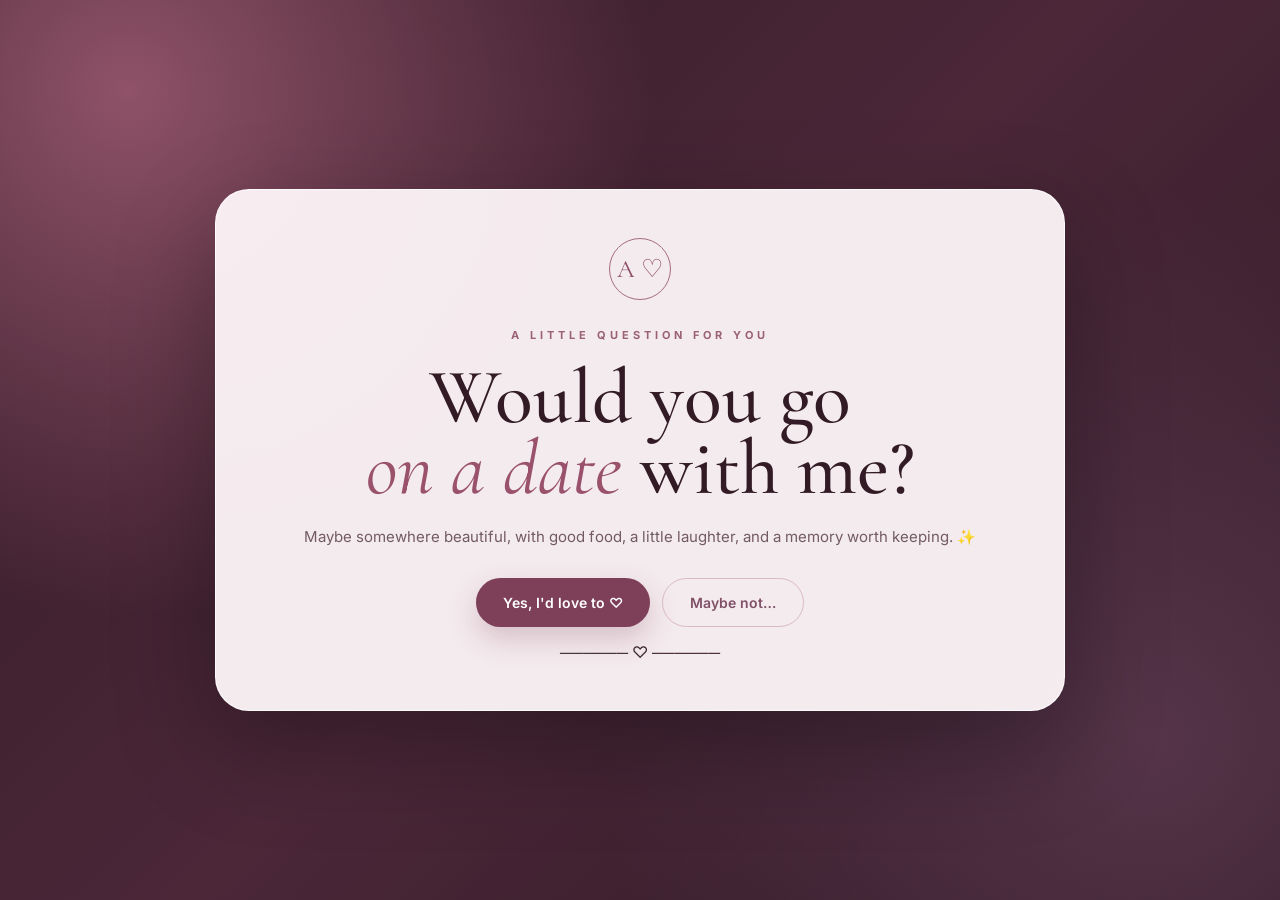
<file: index.html>
<!DOCTYPE html>
<html lang="en">
<head>
<meta charset="UTF-8">
<meta name="viewport" content="width=device-width, initial-scale=1.0">
<title>One Question ❤️</title>
<link rel="stylesheet" href="style.css">
</head>

<body>

<div class="ambient"></div>

<main class="screen">
<section class="glass hero">

<div class="monogram">A ♡</div>

<div class="label">A LITTLE QUESTION FOR YOU</div>

<h1>
Would you go<br>
<i>on a date</i> with me?
</h1>

<p class="lead">
Maybe somewhere beautiful, with good food,
a little laughter, and a memory worth keeping. ✨
</p>

<div class="actions">

<button class="primary"
onclick="location.href='date.html'">
Yes, I'd love to ♡
</button>

<button class="secondary" id="noBtn">
Maybe not…
</button>

</div>

<p id="hint"></p>

<div class="ornament">
────── ♡ ──────
</div>

</section>
</main>

<script src="app.js"></script>

</body>
</html>
</file>
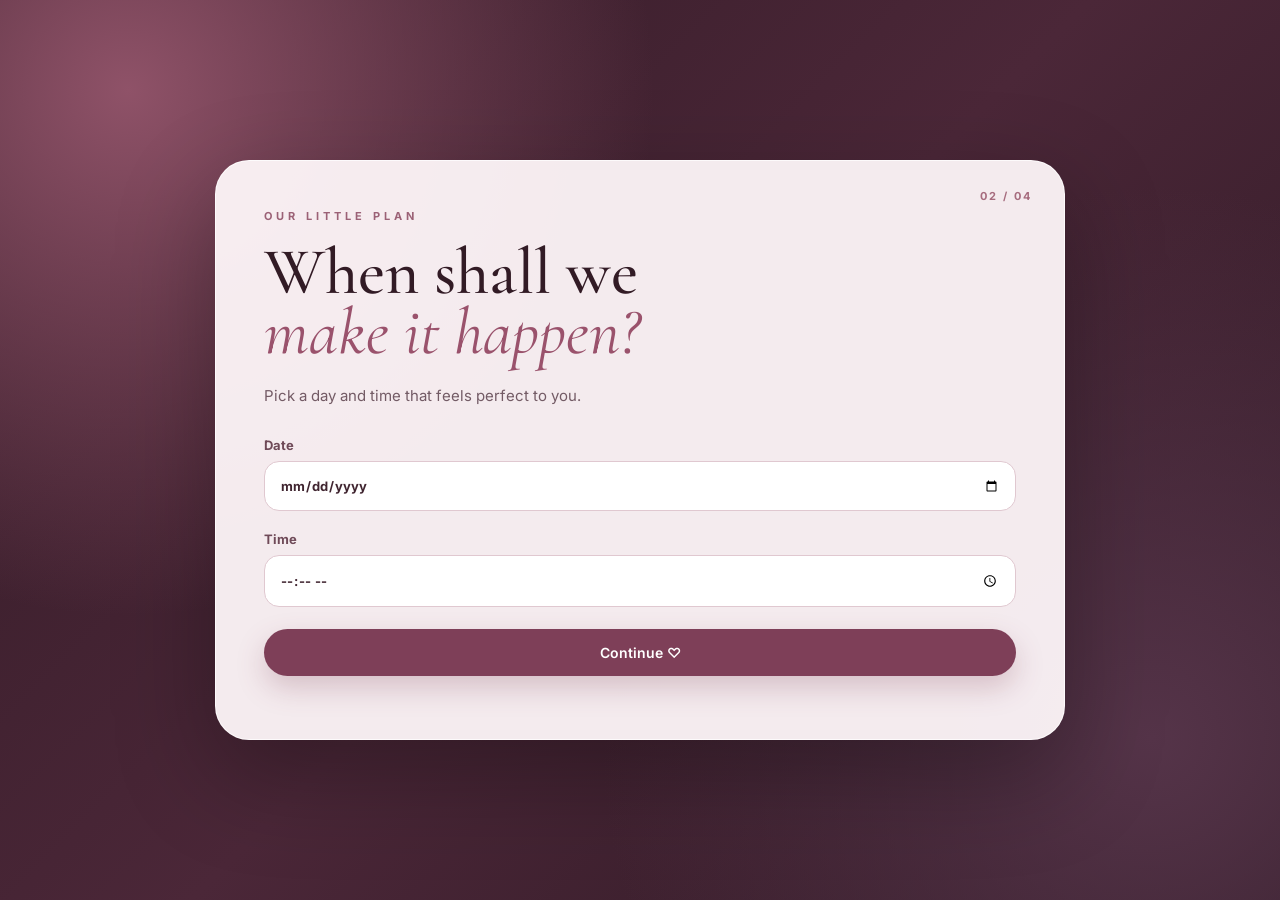
<file: date.html>
<!DOCTYPE html>
<html lang="en">
<head>
<meta charset="UTF-8">
<meta name="viewport" content="width=device-width, initial-scale=1.0">

<title>Our Date 📅</title>

<link rel="stylesheet" href="style.css">
</head>

<body>

<div class="ambient"></div>

<main class="screen">

<section class="glass form-card">

<div class="progress">02 / 04</div>

<div class="label">
OUR LITTLE PLAN
</div>

<h1>
When shall we<br>
<i>make it happen?</i>
</h1>

<p class="lead">
Pick a day and time that feels perfect to you.
</p>

<label>
Date
<input type="date" id="date">
</label>

<label>
Time
<input type="time" id="time">
</label>

<button class="primary wide" onclick="saveDate()">
Continue ♡
</button>

<p id="error"></p>

</section>

</main>

<script src="app.js"></script>

</body>
</html>
</file>
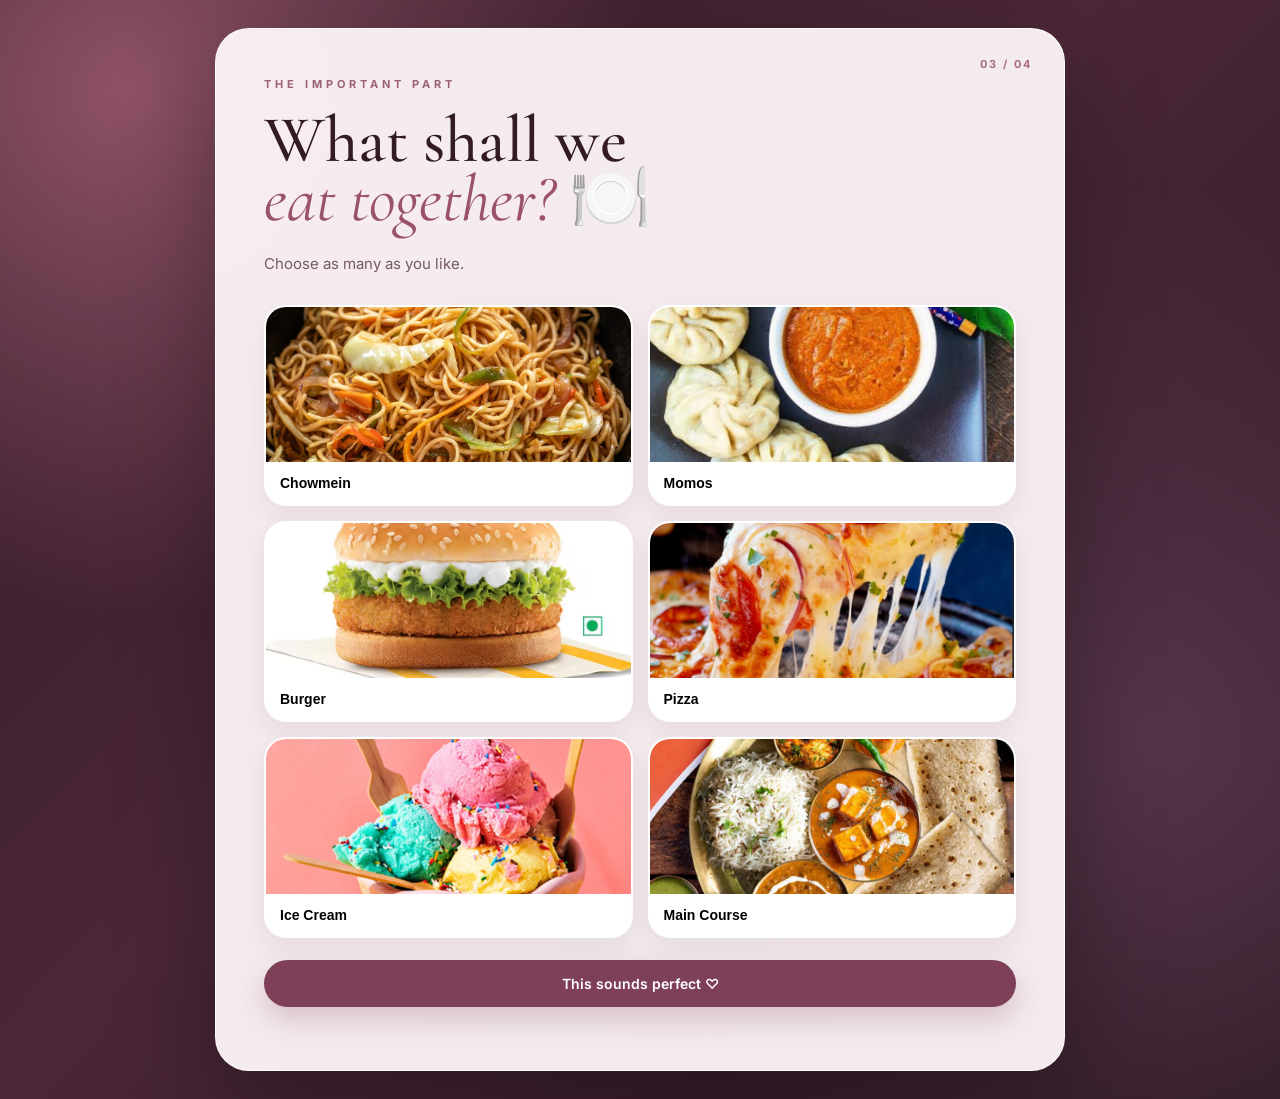
<file: food.html>
<!DOCTYPE html>
<html lang="en">
<head>
<meta charset="UTF-8">
<meta name="viewport" content="width=device-width, initial-scale=1.0">

<title>Food 🍕</title>

<link rel="stylesheet" href="style.css">
</head>

<body>

<div class="ambient"></div>

<main class="screen">

<section class="glass food-card">

<div class="progress">03 / 04</div>

<div class="label">
THE IMPORTANT PART
</div>

<h1>
What shall we<br>
<i>eat together?</i> 🍽️
</h1>

<p class="lead">
Choose as many as you like.
</p>

<div class="food-grid">

<button class="food" data-food="Chowmein">
<img src="chowmin.jpg" alt="Chowmein">
<b>Chowmein</b>
</button>

<button class="food" data-food="Momos">
<img src="momos.jpg" alt="Momos">
<b>Momos</b>
</button>

<button class="food" data-food="Burger">
<img src="burger.jpg" alt="Burger">
<b>Burger</b>
</button>

<button class="food" data-food="Pizza">
<img src="pizza.jpg" alt="Pizza">
<b>Pizza</b>
</button>

<button class="food" data-food="Ice cream">
<img src="icecream.jpg" alt="Ice Cream">
<b>Ice Cream</b>
</button>

<button class="food" data-food="Main course">
<img src="maincourse.jpg" alt="Main Course">
<b>Main Course</b>
</button>

</div>

<button class="primary wide" onclick="confirmDate()">
This sounds perfect ♡
</button>

<p id="error"></p>

</section>

</main>

<script src="app.js"></script>

</body>
</html>
</file>
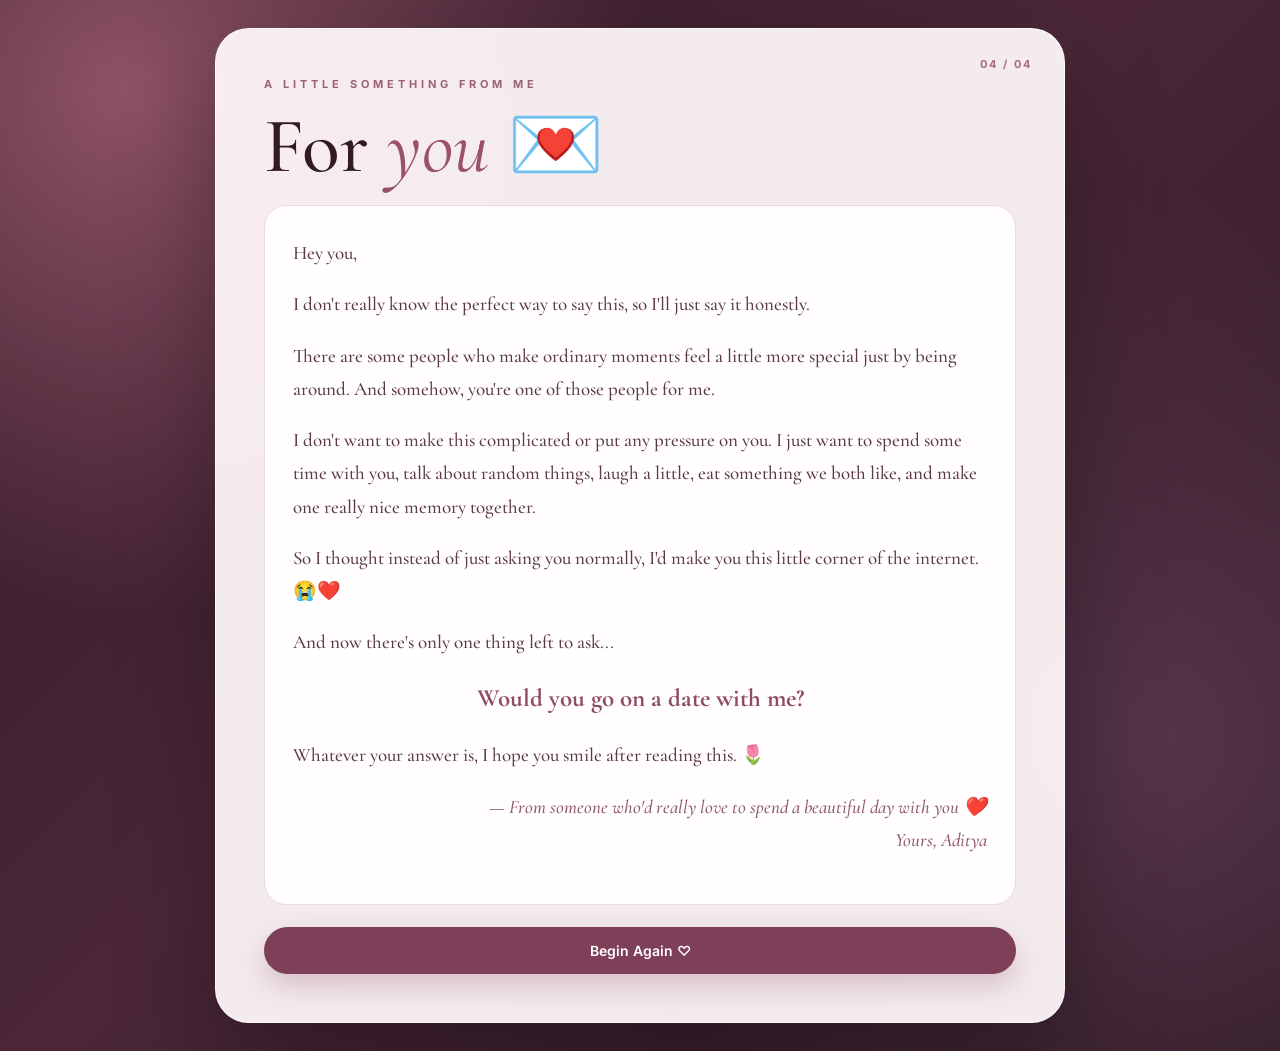
<file: letter.html>
<!DOCTYPE html>
<html lang="en">
<head>
<meta charset="UTF-8">
<meta name="viewport" content="width=device-width, initial-scale=1.0">

<title>A Little Something 💌</title>

<link rel="stylesheet" href="style.css">
</head>

<body>

<div class="ambient"></div>

<main class="screen">

<section class="glass letter-card">

<div class="progress">04 / 04</div>

<div class="label">
A LITTLE SOMETHING FROM ME
</div>

<h1>
For <i>you</i> 💌
</h1>

<div class="letter-readonly">

<p>Hey you,</p>

<p>
I don't really know the perfect way to say this,
so I'll just say it honestly.
</p>

<p>
There are some people who make ordinary moments
feel a little more special just by being around.
And somehow, you're one of those people for me.
</p>

<p>
I don't want to make this complicated or put any
pressure on you. I just want to spend some time
with you, talk about random things, laugh a little,
eat something we both like, and make one really
nice memory together.
</p>

<p>
So I thought instead of just asking you normally,
I'd make you this little corner of the internet. 😭❤️
</p>

<p>
And now there's only one thing left to ask...
</p>

<p class="question">
<b>Would you go on a date with me?</b>
</p>

<p>
Whatever your answer is, I hope you smile after
reading this. 🌷
</p>

<p class="signature">
— From someone who'd really love to spend
a beautiful day with you ❤️
<br>
Yours, Aditya
</p>

</div>

<button class="primary wide"
onclick="location.href='index.html'">
Begin Again ♡
</button>

</section>

</main>

</body>
</html>
</file>
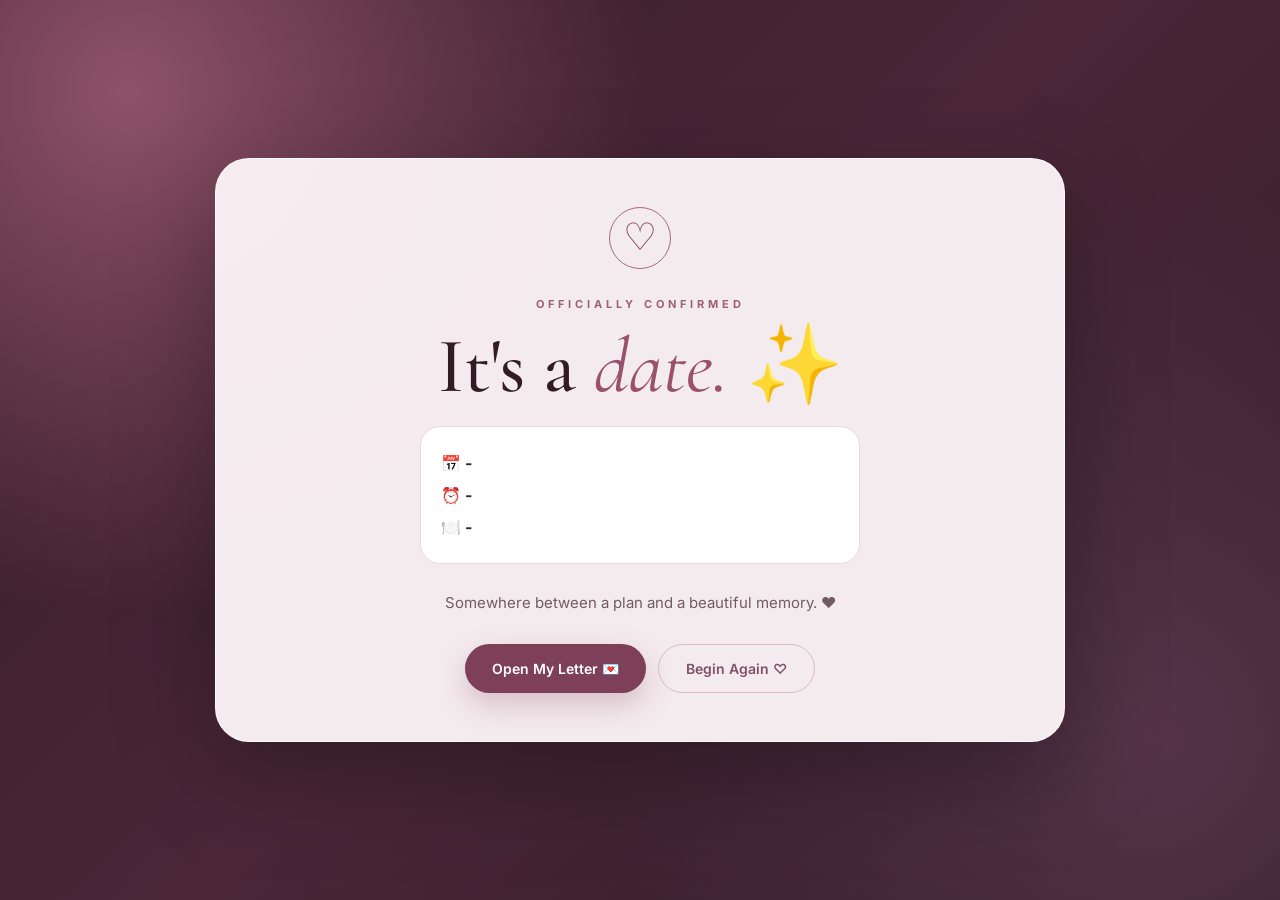
<file: success.html>
<!DOCTYPE html>
<html lang="en">
<head>
<meta charset="UTF-8">
<meta name="viewport" content="width=device-width, initial-scale=1.0">

<title>It's a Date ❤️</title>

<link rel="stylesheet" href="style.css">
</head>

<body>

<div class="ambient"></div>

<main class="screen">

<section class="glass hero success">

<div class="seal">
♡
</div>

<div class="label">
OFFICIALLY CONFIRMED
</div>

<h1>
It's a <i>date.</i> ✨
</h1>

<div id="summary" class="summary"></div>

<p class="lead">
Somewhere between a plan and a beautiful memory. ❤️
</p>

<p id="emailStatus"></p>

<div class="final-actions">

<button class="primary"
onclick="location.href='letter.html'">
Open My Letter 💌
</button>

<button class="secondary"
onclick="location.href='index.html'">
Begin Again ♡
</button>

</div>

</section>

</main>

<script src="app.js"></script>

</body>
</html>
</file>
<file: style.css>
@import url('https://fonts.googleapis.com/css2?family=Cormorant+Garamond:wght@400;500;600;700&family=Inter:wght@400;500;600;700&display=swap');

* {
    box-sizing: border-box;
}

html {
    width: 100%;
    min-height: 100%;
}

body {
    margin: 0;
    width: 100%;
    min-height: 100vh;
    color: #3c2530;
    font-family: Inter, sans-serif;
    background: #1d1017;
    overflow-x: hidden;
}

.ambient {
    position: fixed;
    inset: -30%;
    background:
        radial-gradient(circle at 25% 25%, #8f5268 0, transparent 28%),
        radial-gradient(circle at 75% 70%, #553449 0, transparent 30%),
        linear-gradient(135deg, #24131b, #4b2738 50%, #1b1017);
    animation: drift 14s ease-in-out infinite alternate;
    z-index: -2;
}

@keyframes drift {
    to {
        transform: scale(1.08) rotate(2deg);
    }
}

.screen {
    width: 100%;
    min-height: 100vh;
    min-height: 100svh;
    padding: 28px 16px;
    display: flex;
    align-items: center;
    justify-content: center;
}

.glass {
    position: relative;
    width: 100%;
    max-width: 850px;
    min-width: 0;
    background: rgba(255,248,250,.94);
    border: 1px solid rgba(255,255,255,.8);
    box-shadow: 0 35px 100px rgba(0,0,0,.3);
    border-radius: 34px;
    padding: 48px;
}

.hero {
    text-align: center;
}

.monogram,
.seal {
    width: 62px;
    height: 62px;
    border: 1px solid #a56b80;
    border-radius: 50%;
    display: grid;
    place-items: center;
    margin: 0 auto 28px;
    color: #8c4c66;
    font-family: 'Cormorant Garamond', serif;
    font-size: 25px;
}

.seal {
    font-size: 38px;
}

.label {
    font-size: 11px;
    letter-spacing: 4px;
    color: #9b6176;
    font-weight: 700;
}

.progress {
    position: absolute;
    right: 32px;
    top: 28px;
    font-size: 11px;
    letter-spacing: 2px;
    color: #a66c7e;
    font-weight: 700;
}

h1 {
    max-width: 100%;
    font-family: 'Cormorant Garamond', serif;
    font-weight: 500;
    font-size: clamp(48px, 9vw, 78px);
    line-height: .9;
    margin: 20px 0;
    color: #321b25;
    overflow-wrap: break-word;
}

h1 i {
    font-weight: 400;
    color: #9a526c;
}

.form-card h1,
.food-card h1 {
    font-size: clamp(43px, 8vw, 66px);
}

.lead {
    max-width: 100%;
    font-size: 15px;
    line-height: 1.8;
    color: #735b65;
    margin: 0 auto 28px;
}

.actions,
.final-actions {
    display: flex;
    justify-content: center;
    gap: 12px;
    flex-wrap: wrap;
    margin-top: 24px;
}

.primary,
.secondary {
    border-radius: 999px;
    padding: 15px 27px;
    font: 600 14px Inter, sans-serif;
    cursor: pointer;
    transition: .25s;
}

.primary {
    border: 0;
    background: #7e3f58;
    color: white;
    box-shadow: 0 12px 28px rgba(126,63,88,.25);
}

.primary:hover {
    transform: translateY(-2px);
    background: #693149;
}

.secondary {
    background: transparent;
    border: 1px solid #d9b9c5;
    color: #805167;
}

.wide {
    width: 100%;
    margin-top: 22px;
}

label {
    display: block;
    font-size: 13px;
    font-weight: 700;
    color: #6f4a58;
    margin-top: 20px;
}

input {
    display: block;
    width: 100%;
    margin-top: 8px;
    padding: 15px;
    border: 1px solid #e0c8d0;
    border-radius: 15px;
    background: white;
    font: inherit;
    color: #402530;
    outline: none;
}

.food-grid {
    display: grid;
    grid-template-columns: repeat(2,minmax(0,1fr));
    gap: 15px;
    margin-top: 25px;
}

.food {
    width: 100%;
    min-width: 0;
    border: 2px solid transparent;
    border-radius: 22px;
    background: white;
    padding: 0;
    overflow: hidden;
    text-align: left;
    cursor: pointer;
    transition: .25s;
    box-shadow: 0 10px 25px rgba(72,35,49,.08);
}

.food:hover {
    transform: translateY(-4px);
}

.food.selected {
    border-color: #9a526c;
    box-shadow: 0 0 0 4px rgba(154,82,108,.1);
}

.food img {
    width: 100%;
    height: 155px;
    display: block;
    object-fit: cover;
}

.food b {
    display: block;
    padding: 13px 14px;
    font-size: 14px;
}

.summary {
    width: 100%;
    max-width: 440px;
    background: white;
    border: 1px solid #ecd7de;
    border-radius: 20px;
    padding: 20px;
    line-height: 2;
    text-align: left;
    margin: 25px auto;
}

.letter-readonly {
    width: 100%;
    margin-top: 24px;
    padding: 30px 28px;
    background: #fffdfd;
    border: 1px solid #ecd8df;
    border-radius: 22px;
    text-align: left;
    font: 500 19px/1.75 'Cormorant Garamond', serif;
    color: #5a3946;
}

.letter-readonly p {
    margin: 0 0 18px;
    overflow-wrap: break-word;
}

.question {
    text-align: center;
    font-size: 25px;
    color: #8e4b66;
    margin: 25px 0;
}

.signature {
    text-align: right;
    color: #8d586d;
    font-style: italic;
}

#error,
#emailStatus,
#hint {
    text-align: center;
    color: #9a526c;
    font-size: 13px;
    margin-top: 15px;
}

/* MOBILE */

@media screen and (max-width:600px) {

    .screen {
        padding: 14px 10px;
        align-items: flex-start;
    }

    .glass {
        padding: 28px 16px;
        border-radius: 24px;
    }

    .progress {
        position: static;
        text-align: right;
        margin-bottom: 12px;
    }

    h1 {
        font-size: clamp(42px,13vw,58px);
        line-height: .95;
        margin: 18px 0;
    }

    .form-card h1,
    .food-card h1 {
        font-size: clamp(40px,11vw,54px);
    }

    .lead {
        font-size: 14px;
        line-height: 1.65;
    }

    .actions,
    .final-actions {
        width: 100%;
        flex-direction: column;
        gap: 12px;
    }

    .actions button,
    .final-actions button,
    .wide {
        width: 100%;
    }

    .food-grid {
        grid-template-columns: repeat(2,minmax(0,1fr));
        gap: 10px;
    }

    .food img {
        height: 125px;
    }

    .food b {
        padding: 11px;
        font-size: 13px;
    }

    .letter-readonly {
        padding: 20px 17px;
        font-size: 18px;
        line-height: 1.6;
    }

    .question {
        font-size: 22px;
        line-height: 1.35;
    }

    input {
        font-size: 16px;
    }

    .summary {
        padding: 18px;
        font-size: 15px;
    }
}

@media screen and (max-width:380px) {

    .glass {
        padding: 24px 13px;
    }

    h1 {
        font-size: 42px;
    }

    .food img {
        height: 105px;
    }
}@import url('https://fonts.googleapis.com/css2?family=Cormorant+Garamond:wght@400;500;600;700&family=Inter:wght@400;500;600;700&display=swap');

* {
    box-sizing: border-box;
}

html {
    width: 100%;
    min-height: 100%;
}

body {
    margin: 0;
    width: 100%;
    min-height: 100vh;
    color: #3c2530;
    font-family: Inter, sans-serif;
    background: #1d1017;
    overflow-x: hidden;
}

.ambient {
    position: fixed;
    inset: -30%;
    background:
        radial-gradient(circle at 25% 25%, #8f5268 0, transparent 28%),
        radial-gradient(circle at 75% 70%, #553449 0, transparent 30%),
        linear-gradient(135deg, #24131b, #4b2738 50%, #1b1017);
    animation: drift 14s ease-in-out infinite alternate;
    z-index: -2;
}

@keyframes drift {
    to {
        transform: scale(1.08) rotate(2deg);
    }
}

.screen {
    width: 100%;
    min-height: 100vh;
    min-height: 100svh;
    padding: 28px 16px;
    display: flex;
    align-items: center;
    justify-content: center;
}

.glass {
    position: relative;
    width: 100%;
    max-width: 850px;
    min-width: 0;
    background: rgba(255,248,250,.94);
    border: 1px solid rgba(255,255,255,.8);
    box-shadow: 0 35px 100px rgba(0,0,0,.3);
    border-radius: 34px;
    padding: 48px;
}

.hero {
    text-align: center;
}

.monogram,
.seal {
    width: 62px;
    height: 62px;
    border: 1px solid #a56b80;
    border-radius: 50%;
    display: grid;
    place-items: center;
    margin: 0 auto 28px;
    color: #8c4c66;
    font-family: 'Cormorant Garamond', serif;
    font-size: 25px;
}

.seal {
    font-size: 38px;
}

.label {
    font-size: 11px;
    letter-spacing: 4px;
    color: #9b6176;
    font-weight: 700;
}

.progress {
    position: absolute;
    right: 32px;
    top: 28px;
    font-size: 11px;
    letter-spacing: 2px;
    color: #a66c7e;
    font-weight: 700;
}

h1 {
    max-width: 100%;
    font-family: 'Cormorant Garamond', serif;
    font-weight: 500;
    font-size: clamp(48px, 9vw, 78px);
    line-height: .9;
    margin: 20px 0;
    color: #321b25;
    overflow-wrap: break-word;
}

h1 i {
    font-weight: 400;
    color: #9a526c;
}

.form-card h1,
.food-card h1 {
    font-size: clamp(43px, 8vw, 66px);
}

.lead {
    max-width: 100%;
    font-size: 15px;
    line-height: 1.8;
    color: #735b65;
    margin: 0 auto 28px;
}

.actions,
.final-actions {
    display: flex;
    justify-content: center;
    gap: 12px;
    flex-wrap: wrap;
    margin-top: 24px;
}

.primary,
.secondary {
    border-radius: 999px;
    padding: 15px 27px;
    font: 600 14px Inter, sans-serif;
    cursor: pointer;
    transition: .25s;
}

.primary {
    border: 0;
    background: #7e3f58;
    color: white;
    box-shadow: 0 12px 28px rgba(126,63,88,.25);
}

.primary:hover {
    transform: translateY(-2px);
    background: #693149;
}

.secondary {
    background: transparent;
    border: 1px solid #d9b9c5;
    color: #805167;
}

.wide {
    width: 100%;
    margin-top: 22px;
}

label {
    display: block;
    font-size: 13px;
    font-weight: 700;
    color: #6f4a58;
    margin-top: 20px;
}

input {
    display: block;
    width: 100%;
    margin-top: 8px;
    padding: 15px;
    border: 1px solid #e0c8d0;
    border-radius: 15px;
    background: white;
    font: inherit;
    color: #402530;
    outline: none;
}

.food-grid {
    display: grid;
    grid-template-columns: repeat(2,minmax(0,1fr));
    gap: 15px;
    margin-top: 25px;
}

.food {
    width: 100%;
    min-width: 0;
    border: 2px solid transparent;
    border-radius: 22px;
    background: white;
    padding: 0;
    overflow: hidden;
    text-align: left;
    cursor: pointer;
    transition: .25s;
    box-shadow: 0 10px 25px rgba(72,35,49,.08);
}

.food:hover {
    transform: translateY(-4px);
}

.food.selected {
    border-color: #9a526c;
    box-shadow: 0 0 0 4px rgba(154,82,108,.1);
}

.food img {
    width: 100%;
    height: 155px;
    display: block;
    object-fit: cover;
}

.food b {
    display: block;
    padding: 13px 14px;
    font-size: 14px;
}

.summary {
    width: 100%;
    max-width: 440px;
    background: white;
    border: 1px solid #ecd7de;
    border-radius: 20px;
    padding: 20px;
    line-height: 2;
    text-align: left;
    margin: 25px auto;
}

.letter-readonly {
    width: 100%;
    margin-top: 24px;
    padding: 30px 28px;
    background: #fffdfd;
    border: 1px solid #ecd8df;
    border-radius: 22px;
    text-align: left;
    font: 500 19px/1.75 'Cormorant Garamond', serif;
    color: #5a3946;
}

.letter-readonly p {
    margin: 0 0 18px;
    overflow-wrap: break-word;
}

.question {
    text-align: center;
    font-size: 25px;
    color: #8e4b66;
    margin: 25px 0;
}

.signature {
    text-align: right;
    color: #8d586d;
    font-style: italic;
}

#error,
#emailStatus,
#hint {
    text-align: center;
    color: #9a526c;
    font-size: 13px;
    margin-top: 15px;
}

/* MOBILE */

@media screen and (max-width:600px) {

    .screen {
        padding: 14px 10px;
        align-items: flex-start;
    }

    .glass {
        padding: 28px 16px;
        border-radius: 24px;
    }

    .progress {
        position: static;
        text-align: right;
        margin-bottom: 12px;
    }

    h1 {
        font-size: clamp(42px,13vw,58px);
        line-height: .95;
        margin: 18px 0;
    }

    .form-card h1,
    .food-card h1 {
        font-size: clamp(40px,11vw,54px);
    }

    .lead {
        font-size: 14px;
        line-height: 1.65;
    }

    .actions,
    .final-actions {
        width: 100%;
        flex-direction: column;
        gap: 12px;
    }

    .actions button,
    .final-actions button,
    .wide {
        width: 100%;
    }

    .food-grid {
        grid-template-columns: repeat(2,minmax(0,1fr));
        gap: 10px;
    }

    .food img {
        height: 125px;
    }

    .food b {
        padding: 11px;
        font-size: 13px;
    }

    .letter-readonly {
        padding: 20px 17px;
        font-size: 18px;
        line-height: 1.6;
    }

    .question {
        font-size: 22px;
        line-height: 1.35;
    }

    input {
        font-size: 16px;
    }

    .summary {
        padding: 18px;
        font-size: 15px;
    }
}

@media screen and (max-width:380px) {

    .glass {
        padding: 24px 13px;
    }

    h1 {
        font-size: 42px;
    }

    .food img {
        height: 105px;
    }
    
}
</file>
